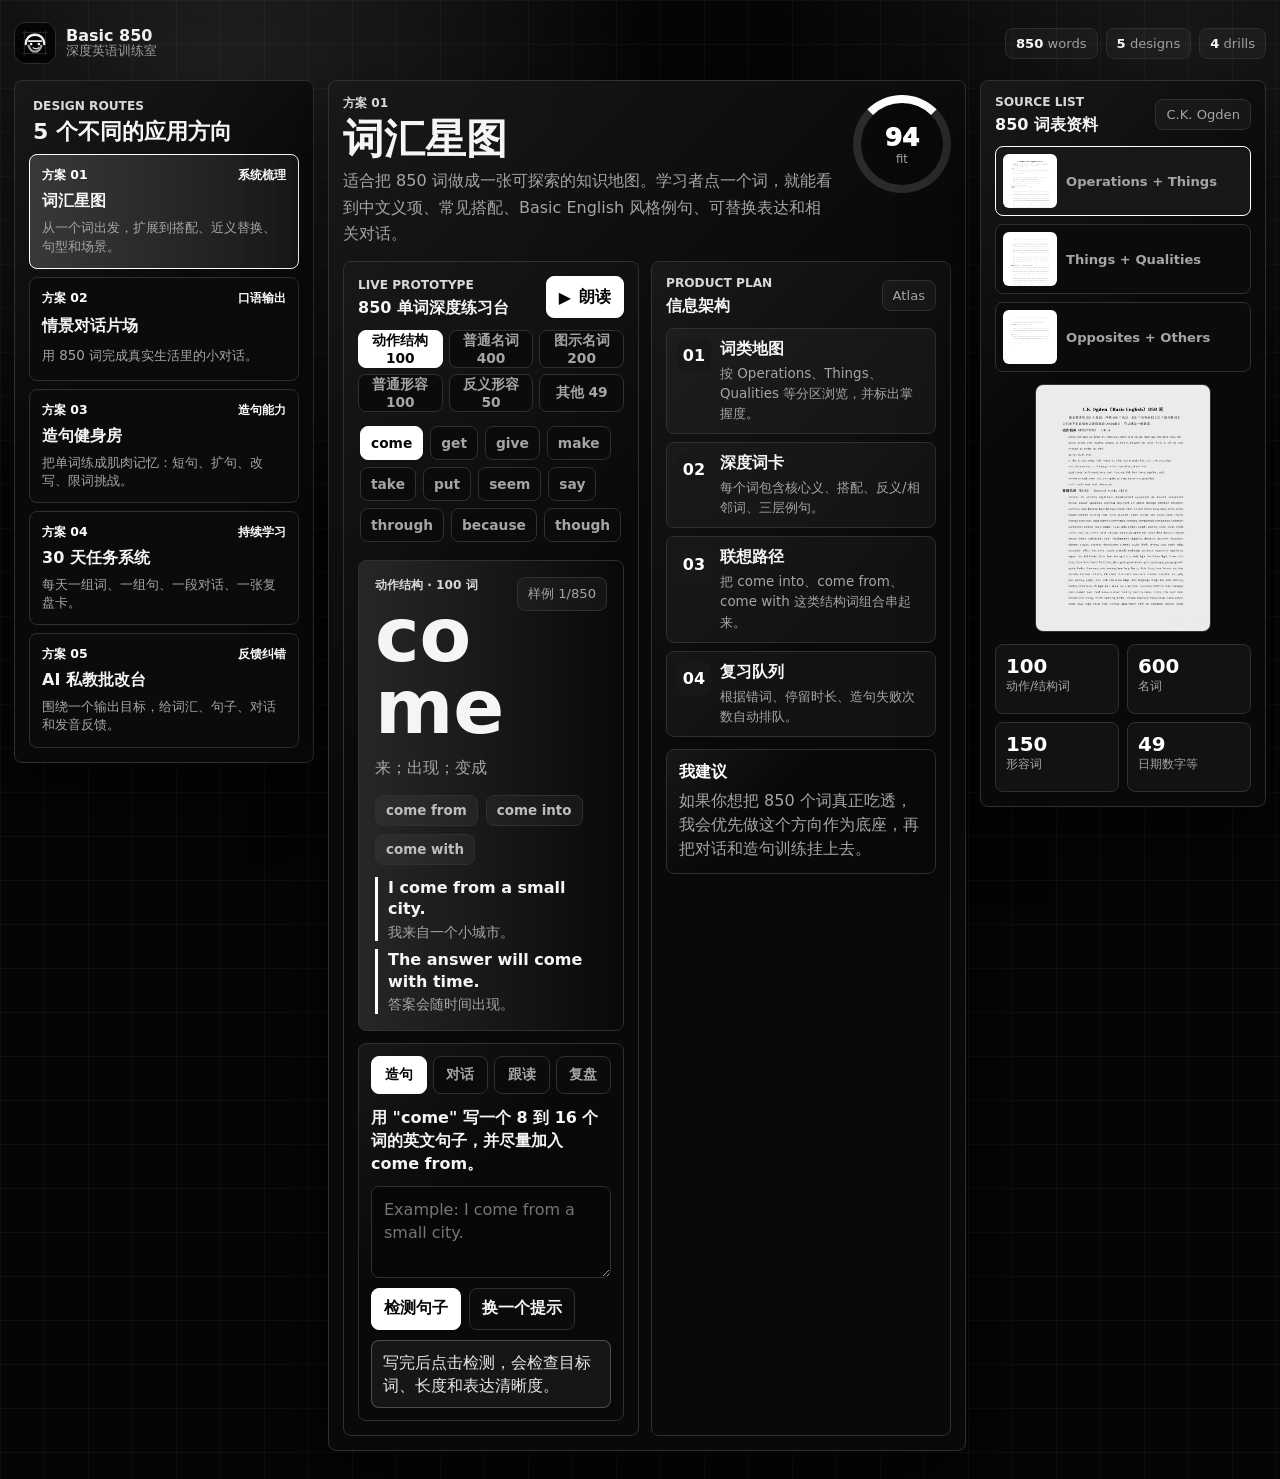
<file: basic-850-studio/index.html>
<!doctype html>
<html lang="zh-CN">
  <head>
    <meta charset="utf-8" />
    <meta name="viewport" content="width=device-width, initial-scale=1, viewport-fit=cover" />
    <meta name="theme-color" content="#eef3ef" />
    <meta
      name="description"
      content="Basic English 850 深度学习应用的五套交互设计方案与可点击原型。"
    />
    <title>Basic 850 Studio</title>
    <link rel="manifest" href="manifest.webmanifest" />
    <link rel="icon" href="assets/icon.svg" type="image/svg+xml" />
    <link rel="stylesheet" href="styles.css" />
  </head>
  <body>
    <div class="app-shell">
      <header class="topbar">
        <div class="brand" aria-label="Basic 850 Studio">
          <img src="assets/icon.svg" alt="" />
          <div>
            <strong>Basic 850</strong>
            <span>深度英语训练室</span>
          </div>
        </div>
        <div class="top-stats" aria-label="词库概览">
          <span><b>850</b> words</span>
          <span><b>5</b> designs</span>
          <span><b>4</b> drills</span>
        </div>
      </header>

      <main class="workspace">
        <aside class="design-rail" aria-labelledby="designTitle">
          <div class="rail-head">
            <p class="eyebrow">Design routes</p>
            <h1 id="designTitle">5 个不同的应用方向</h1>
          </div>
          <div id="conceptList" class="concept-list"></div>
        </aside>

        <section class="prototype-stage" aria-labelledby="conceptTitle">
          <div class="concept-hero">
            <div>
              <p id="conceptKicker" class="eyebrow">方案 01</p>
              <h2 id="conceptTitle">词汇星图</h2>
              <p id="conceptSummary" class="concept-summary"></p>
            </div>
            <div class="fit-panel" aria-label="方案适配度">
              <span id="conceptFitScore">92</span>
              <small>fit</small>
            </div>
          </div>

          <div class="focus-grid">
            <section class="learning-tool" aria-labelledby="toolTitle">
              <div class="section-head">
                <div>
                  <p class="eyebrow">Live prototype</p>
                  <h3 id="toolTitle">850 单词深度练习台</h3>
                </div>
                <button id="speakWordBtn" class="icon-button" type="button" title="朗读当前单词">
                  <span aria-hidden="true">▶</span>
                  <span>朗读</span>
                </button>
              </div>

              <div id="categoryTabs" class="segmented" aria-label="词类筛选"></div>
              <div id="wordCloud" class="word-cloud" aria-label="单词列表"></div>

              <article class="word-lab" aria-live="polite">
                <div class="word-title-row">
                  <div>
                    <p id="wordCategory" class="eyebrow">Operations</p>
                    <h4 id="activeWord">come</h4>
                  </div>
                  <span id="wordIndex" class="word-index">1/850</span>
                </div>
                <p id="wordMeaning" class="meaning"></p>
                <div class="pattern-row">
                  <span id="patternOne"></span>
                  <span id="patternTwo"></span>
                  <span id="patternThree"></span>
                </div>
                <div id="exampleList" class="example-list"></div>
              </article>

              <div class="drill-board">
                <div class="mode-tabs" aria-label="训练模式">
                  <button class="is-active" type="button" data-mode="sentence">造句</button>
                  <button type="button" data-mode="dialogue">对话</button>
                  <button type="button" data-mode="shadow">跟读</button>
                  <button type="button" data-mode="review">复盘</button>
                </div>
                <div id="drillContent" class="drill-content"></div>
              </div>
            </section>

            <aside class="scheme-panel" aria-labelledby="schemeTitle">
              <div class="section-head">
                <div>
                  <p class="eyebrow">Product plan</p>
                  <h3 id="schemeTitle">信息架构</h3>
                </div>
                <span id="schemeTag" class="scheme-tag">Atlas</span>
              </div>
              <div id="moduleList" class="module-list"></div>
              <div class="recommendation">
                <strong>我建议</strong>
                <p id="recommendationText"></p>
              </div>
            </aside>
          </div>
        </section>

        <aside class="source-panel" aria-labelledby="sourceTitle">
          <div class="section-head">
            <div>
              <p class="eyebrow">Source list</p>
              <h3 id="sourceTitle">850 词表资料</h3>
            </div>
            <span class="scheme-tag">C.K. Ogden</span>
          </div>

          <div class="source-grid">
            <button class="source-thumb is-active" type="button" data-source="assets/basic-850-page-1.jpg">
              <img src="assets/basic-850-page-1.jpg" alt="Basic English 850 词表第一页" />
              <span>Operations + Things</span>
            </button>
            <button class="source-thumb" type="button" data-source="assets/basic-850-page-2.jpg">
              <img src="assets/basic-850-page-2.jpg" alt="Basic English 850 词表第二页" />
              <span>Things + Qualities</span>
            </button>
            <button class="source-thumb" type="button" data-source="assets/basic-850-page-3.jpg">
              <img src="assets/basic-850-page-3.jpg" alt="Basic English 850 词表第三页" />
              <span>Opposites + Others</span>
            </button>
          </div>

          <figure class="source-preview">
            <img id="sourcePreview" src="assets/basic-850-page-1.jpg" alt="当前词表资料预览" />
          </figure>

          <div class="coverage-list" aria-label="词类覆盖">
            <div><b>100</b><span>动作/结构词</span></div>
            <div><b>600</b><span>名词</span></div>
            <div><b>150</b><span>形容词</span></div>
            <div><b>49</b><span>日期数字等</span></div>
          </div>
        </aside>
      </main>
    </div>

    <script src="app.js?v=google-us-english-voice" defer></script>
  </body>
</html>
</file>
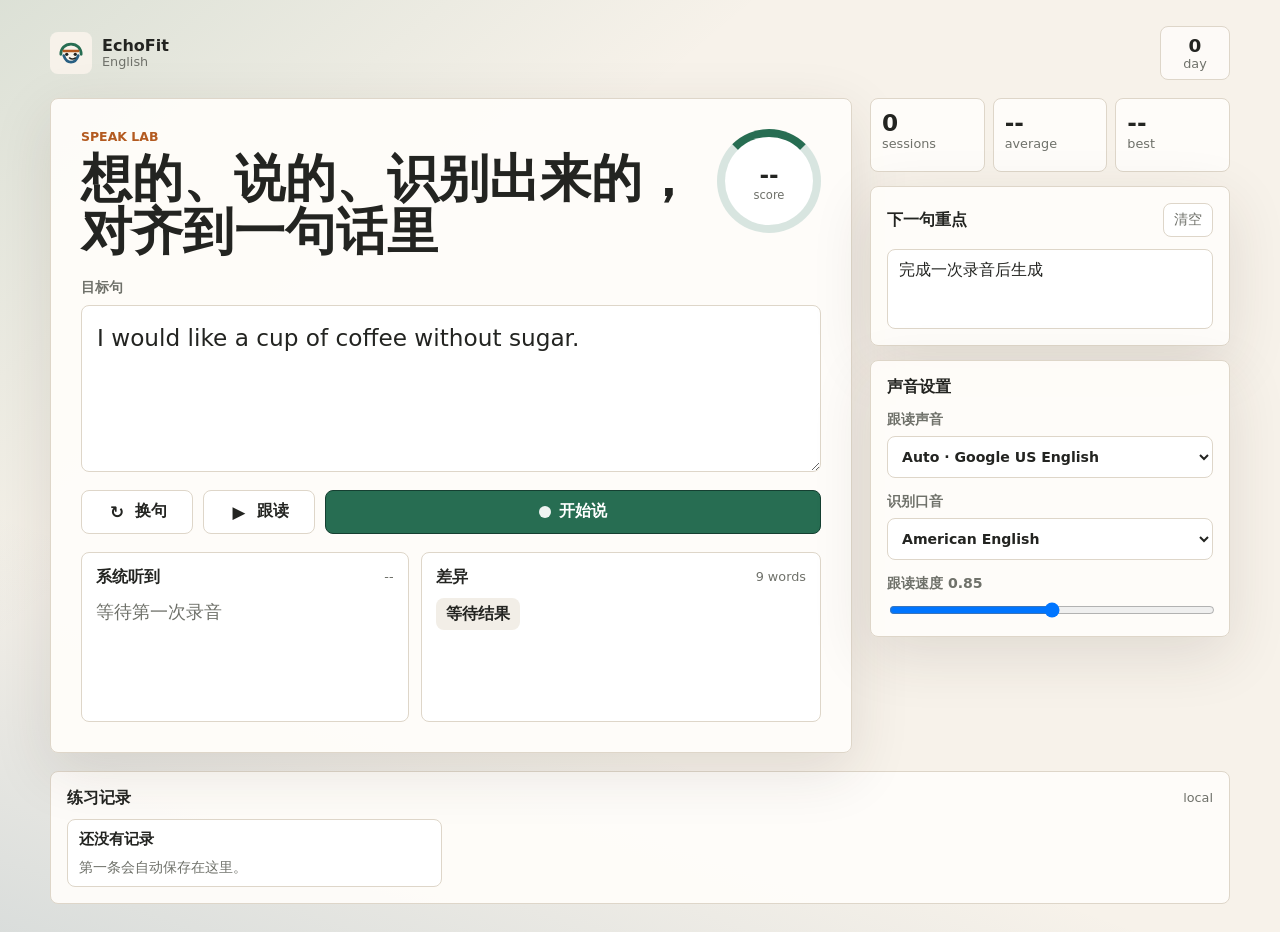
<file: echo-fit-english-google-us/index.html>
<!doctype html>
<html lang="zh-CN">
  <head>
    <meta charset="utf-8" />
    <meta name="viewport" content="width=device-width, initial-scale=1, viewport-fit=cover" />
    <meta name="theme-color" content="#f7f2ea" />
    <meta
      name="description"
      content="A mobile-first English speaking practice app for comparing intended sentences with browser speech recognition."
    />
    <title>EchoFit English</title>
    <link rel="manifest" href="manifest.webmanifest" />
    <link rel="icon" href="assets/icon.svg" type="image/svg+xml" />
    <link rel="stylesheet" href="styles.css" />
  </head>
  <body>
    <div class="app-shell">
      <header class="topbar">
        <div class="brand" aria-label="EchoFit English">
          <img src="assets/icon.svg" alt="" />
          <div>
            <strong>EchoFit</strong>
            <span>English</span>
          </div>
        </div>
        <div class="streak" aria-label="练习连续天数">
          <span id="streakDays">0</span>
          <small>day</small>
        </div>
      </header>

      <main class="workspace">
        <section class="practice-panel" aria-labelledby="practiceTitle">
          <div class="panel-head">
            <div>
              <p class="eyebrow">Speak Lab</p>
              <h1 id="practiceTitle">想的、说的、识别出来的，对齐到一句话里</h1>
            </div>
            <div class="score-ring" aria-label="最近一次得分">
              <span id="scoreValue">--</span>
              <small>score</small>
            </div>
          </div>

          <label class="field-label" for="targetText">目标句</label>
          <textarea
            id="targetText"
            spellcheck="false"
            rows="4"
            placeholder="I would like a cup of coffee without sugar."
          ></textarea>

          <div class="toolbar" aria-label="练习控制">
            <button id="randomBtn" class="icon-button" type="button" title="换一句">
              <span aria-hidden="true">↻</span>
              <span>换句</span>
            </button>
            <button id="playBtn" class="icon-button" type="button" title="朗读目标句">
              <span aria-hidden="true">▶</span>
              <span>跟读</span>
            </button>
            <button id="recordBtn" class="primary-action" type="button">
              <span class="record-dot" aria-hidden="true"></span>
              <span id="recordLabel">开始说</span>
            </button>
          </div>

          <div id="supportNotice" class="notice" hidden></div>

          <div class="result-grid">
            <section class="result-block" aria-labelledby="heardTitle">
              <div class="block-title">
                <h2 id="heardTitle">系统听到</h2>
                <span id="confidenceText">--</span>
              </div>
              <p id="heardText" class="heard-text">等待第一次录音</p>
            </section>

            <section class="result-block" aria-labelledby="compareTitle">
              <div class="block-title">
                <h2 id="compareTitle">差异</h2>
                <span id="wordCount">0 words</span>
              </div>
              <div id="diffView" class="diff-view" aria-live="polite"></div>
            </section>
          </div>
        </section>

        <aside class="side-panel">
          <section class="metric-strip" aria-label="统计">
            <div>
              <strong id="sessionCount">0</strong>
              <span>sessions</span>
            </div>
            <div>
              <strong id="avgScore">--</strong>
              <span>average</span>
            </div>
            <div>
              <strong id="bestScore">--</strong>
              <span>best</span>
            </div>
          </section>

          <section class="focus-panel" aria-labelledby="focusTitle">
            <div class="section-head">
              <h2 id="focusTitle">下一句重点</h2>
              <button id="clearBtn" type="button">清空</button>
            </div>
            <ul id="focusList" class="focus-list"></ul>
          </section>

          <section class="settings-panel" aria-labelledby="settingsTitle">
            <h2 id="settingsTitle">声音设置</h2>
            <label class="select-field">
              <span>跟读声音</span>
              <select id="voiceSelect">
                <option value="auto">Auto · Google US English</option>
              </select>
            </label>
            <label class="select-field">
              <span>识别口音</span>
              <select id="accentSelect">
                <option value="en-US">American English</option>
                <option value="en-GB">British English</option>
                <option value="en-AU">Australian English</option>
                <option value="en-CA">Canadian English</option>
              </select>
            </label>
            <label class="range-field">
              <span>跟读速度 <b id="rateValue">0.85</b></span>
              <input id="rateInput" type="range" min="0.55" max="1.15" step="0.05" value="0.85" />
            </label>
          </section>
        </aside>
      </main>

      <section class="history-band" aria-labelledby="historyTitle">
        <div class="section-head">
          <h2 id="historyTitle">练习记录</h2>
          <span id="storageState">local</span>
        </div>
        <div id="historyList" class="history-list"></div>
      </section>
    </div>

    <script src="app.js?v=google-us-voice" defer></script>
  </body>
</html>
</file>
<file: basic-850-studio/styles.css>
:root {
  color-scheme: dark;
  --ink: #f5f5f5;
  --muted: #a5a5a5;
  --paper: #050505;
  --panel: #0d0d0d;
  --line: #303030;
  --accent: #ffffff;
  --accent-2: #d8d8d8;
  --accent-3: #bdbdbd;
  --soft: #181818;
  --shadow: 0 18px 70px rgba(0, 0, 0, 0.54);
  font-family:
    Inter, ui-sans-serif, system-ui, -apple-system, BlinkMacSystemFont, "Segoe UI", sans-serif;
}

* {
  box-sizing: border-box;
}

html {
  min-height: 100%;
  background: var(--paper);
}

body {
  min-height: 100%;
  margin: 0;
  color: var(--ink);
  background:
    linear-gradient(rgba(255, 255, 255, 0.035) 1px, transparent 1px),
    linear-gradient(90deg, rgba(255, 255, 255, 0.035) 1px, transparent 1px),
    radial-gradient(circle at 18% 8%, rgba(255, 255, 255, 0.12), transparent 25%),
    radial-gradient(circle at 92% 4%, rgba(255, 255, 255, 0.08), transparent 22%),
    var(--paper);
  background-size: 44px 44px, 44px 44px, auto, auto, auto;
}

body::before {
  position: fixed;
  inset: 0;
  z-index: -1;
  pointer-events: none;
  content: "";
  background:
    linear-gradient(120deg, transparent 0 42%, rgba(255, 255, 255, 0.08) 43%, transparent 45%),
    linear-gradient(rgba(255, 255, 255, 0.025) 50%, transparent 50%);
  background-size: 100% 100%, 100% 4px;
  opacity: 0.42;
}

body[data-theme="atlas"],
body[data-theme="dialogue"],
body[data-theme="gym"],
body[data-theme="mission"],
body[data-theme="coach"] {
  --paper: #050505;
  --panel: #0d0d0d;
  --line: #303030;
  --accent: #ffffff;
  --accent-2: #d8d8d8;
  --accent-3: #bdbdbd;
  --soft: #181818;
}

button,
textarea,
select,
input {
  font: inherit;
}

button {
  min-height: 42px;
  border: 1px solid var(--line);
  border-radius: 8px;
  background: #0b0b0b;
  color: var(--ink);
  cursor: pointer;
  touch-action: manipulation;
}

button:focus-visible,
textarea:focus-visible,
select:focus-visible {
  outline: 3px solid rgba(255, 255, 255, 0.24);
  outline-offset: 2px;
}

h1,
h2,
h3,
h4,
p,
figure {
  margin-top: 0;
}

.app-shell {
  width: min(1440px, calc(100% - 28px));
  margin: 0 auto;
  padding: max(16px, env(safe-area-inset-top)) 0 28px;
}

.topbar {
  display: flex;
  align-items: center;
  justify-content: space-between;
  gap: 16px;
  padding: 6px 0 16px;
}

.brand {
  display: flex;
  align-items: center;
  gap: 10px;
  min-width: 0;
}

.brand img {
  width: 42px;
  height: 42px;
  flex: 0 0 auto;
  border: 1px solid var(--line);
  border-radius: 12px;
}

.brand strong,
.brand span {
  display: block;
  line-height: 1.05;
}

.brand span {
  color: var(--muted);
  font-size: 0.84rem;
}

.top-stats {
  display: flex;
  flex-wrap: wrap;
  justify-content: flex-end;
  gap: 8px;
}

.top-stats span,
.scheme-tag,
.word-index {
  border: 1px solid var(--line);
  border-radius: 8px;
  padding: 7px 10px;
  background: rgba(255, 255, 255, 0.035);
  color: var(--muted);
  font-size: 0.82rem;
  white-space: nowrap;
}

.top-stats b {
  color: #fff;
}

.workspace {
  display: grid;
  grid-template-columns: 300px minmax(0, 1fr) 286px;
  gap: 14px;
  align-items: start;
}

.design-rail,
.prototype-stage,
.source-panel,
.learning-tool,
.scheme-panel,
.word-lab,
.drill-board,
.source-preview,
.recommendation {
  border: 1px solid var(--line);
  border-radius: 8px;
  background:
    linear-gradient(135deg, rgba(255, 255, 255, 0.06), transparent 38%),
    rgba(10, 10, 10, 0.92);
  box-shadow: var(--shadow);
  backdrop-filter: blur(16px);
}

.design-rail,
.prototype-stage,
.source-panel {
  padding: 14px;
}

.rail-head {
  padding: 4px 4px 10px;
}

.eyebrow {
  margin: 0 0 6px;
  color: var(--accent-2);
  font-size: 0.76rem;
  font-weight: 850;
  letter-spacing: 0;
  text-transform: uppercase;
}

h1 {
  margin-bottom: 0;
  font-size: 1.38rem;
  line-height: 1.15;
  letter-spacing: 0;
}

h2 {
  margin-bottom: 8px;
  font-size: clamp(1.65rem, 3.2vw, 3.15rem);
  line-height: 1.03;
  letter-spacing: 0;
  overflow-wrap: anywhere;
}

h3 {
  margin-bottom: 0;
  font-size: 1rem;
  line-height: 1.2;
}

h4 {
  margin-bottom: 0;
  font-size: clamp(2rem, 6vw, 4.7rem);
  line-height: 0.95;
  letter-spacing: 0;
  overflow-wrap: anywhere;
}

.concept-list {
  display: grid;
  gap: 8px;
}

.concept-card {
  display: grid;
  gap: 7px;
  width: 100%;
  min-height: 104px;
  padding: 12px;
  text-align: left;
}

.concept-card.is-active {
  border-color: #fff;
  background:
    linear-gradient(90deg, rgba(255, 255, 255, 0.14), transparent),
    var(--soft);
}

.concept-card strong {
  display: block;
  font-size: 1rem;
}

.concept-card p {
  margin: 0;
  color: var(--muted);
  font-size: 0.84rem;
  line-height: 1.35;
}

.concept-meta {
  display: flex;
  align-items: center;
  justify-content: space-between;
  gap: 8px;
  color: #fff;
  font-size: 0.78rem;
  font-weight: 800;
}

.concept-hero {
  display: grid;
  grid-template-columns: minmax(0, 1fr) 98px;
  gap: 16px;
  align-items: start;
  margin-bottom: 14px;
}

.concept-summary {
  max-width: 820px;
  margin-bottom: 0;
  color: var(--muted);
  font-size: 1rem;
  line-height: 1.65;
}

.fit-panel {
  aspect-ratio: 1;
  display: grid;
  place-items: center;
  align-content: center;
  border: 8px solid rgba(255, 255, 255, 0.14);
  border-top-color: #fff;
  border-radius: 50%;
  background: #090909;
}

.fit-panel span {
  color: #fff;
  font-size: 1.55rem;
  font-weight: 950;
}

.fit-panel small {
  color: var(--muted);
  font-size: 0.72rem;
}

.focus-grid {
  display: grid;
  grid-template-columns: minmax(0, 1fr) 300px;
  gap: 12px;
}

.learning-tool,
.scheme-panel {
  padding: 14px;
  box-shadow: none;
}

.section-head {
  display: flex;
  align-items: center;
  justify-content: space-between;
  gap: 12px;
  margin-bottom: 12px;
}

.icon-button {
  display: inline-flex;
  align-items: center;
  justify-content: center;
  gap: 8px;
  padding: 0 12px;
  border-color: #fff;
  background: #fff;
  color: #050505;
  font-weight: 850;
}

.segmented,
.mode-tabs {
  display: grid;
  grid-template-columns: repeat(3, minmax(0, 1fr));
  gap: 6px;
  margin-bottom: 12px;
}

.segmented button,
.mode-tabs button {
  min-height: 38px;
  padding: 0 8px;
  color: var(--muted);
  font-size: 0.86rem;
  font-weight: 800;
}

.segmented button.is-active,
.mode-tabs button.is-active {
  border-color: #fff;
  background: #fff;
  color: #050505;
}

.word-cloud {
  display: flex;
  flex-wrap: wrap;
  gap: 7px;
  max-height: 124px;
  overflow: auto;
  margin-bottom: 12px;
  padding: 2px;
}

.word-chip {
  min-height: 34px;
  padding: 0 10px;
  color: var(--muted);
  font-size: 0.86rem;
  font-weight: 780;
}

.word-chip.is-active {
  border-color: #fff;
  background: #fff;
  color: #050505;
}

.word-lab {
  padding: 16px;
  background:
    linear-gradient(90deg, rgba(255, 255, 255, 0.12), transparent),
    #090909;
  box-shadow: none;
}

.word-title-row {
  display: flex;
  align-items: start;
  justify-content: space-between;
  gap: 12px;
}

.meaning {
  max-width: 720px;
  margin: 12px 0 14px;
  color: var(--muted);
  font-size: 1.02rem;
  line-height: 1.55;
}

.pattern-row {
  display: flex;
  flex-wrap: wrap;
  gap: 8px;
  margin-bottom: 12px;
}

.pattern-row span {
  border: 1px solid var(--line);
  border-radius: 8px;
  padding: 7px 10px;
  background: rgba(255, 255, 255, 0.045);
  color: var(--accent-3);
  font-size: 0.84rem;
  font-weight: 830;
}

.example-list {
  display: grid;
  gap: 8px;
}

.example-item {
  display: grid;
  gap: 3px;
  border-left: 3px solid #fff;
  padding-left: 10px;
}

.example-item strong {
  line-height: 1.35;
}

.example-item span {
  color: var(--muted);
  font-size: 0.86rem;
  line-height: 1.35;
}

.drill-board {
  margin-top: 12px;
  padding: 12px;
  box-shadow: none;
}

.mode-tabs {
  grid-template-columns: repeat(4, minmax(0, 1fr));
}

.drill-content {
  display: grid;
  gap: 10px;
}

.prompt-line {
  margin: 0;
  color: var(--ink);
  font-weight: 850;
  line-height: 1.45;
}

.answer-box {
  width: 100%;
  min-height: 92px;
  resize: vertical;
  border: 1px solid var(--line);
  border-radius: 8px;
  padding: 11px 12px;
  background: #070707;
  color: var(--ink);
  line-height: 1.45;
}

.action-row {
  display: flex;
  flex-wrap: wrap;
  gap: 8px;
}

.action-row button {
  padding: 0 12px;
  font-weight: 850;
}

.primary {
  border-color: #fff;
  background: #fff;
  color: #050505;
}

.feedback {
  min-height: 42px;
  border: 1px solid rgba(255, 255, 255, 0.24);
  border-radius: 8px;
  padding: 10px 11px;
  background: rgba(255, 255, 255, 0.055);
  color: #e8e8e8;
  line-height: 1.45;
}

.dialogue-stack {
  display: grid;
  gap: 8px;
}

.bubble {
  max-width: 88%;
  border: 1px solid var(--line);
  border-radius: 8px;
  padding: 10px 11px;
  background: #0c0c0c;
  line-height: 1.45;
}

.bubble.user {
  justify-self: end;
  border-color: rgba(255, 255, 255, 0.38);
  background: rgba(255, 255, 255, 0.09);
}

.module-list {
  display: grid;
  gap: 8px;
}

.module-item {
  display: grid;
  grid-template-columns: 34px minmax(0, 1fr);
  gap: 9px;
  align-items: start;
  border: 1px solid var(--line);
  border-radius: 8px;
  padding: 10px;
  background: rgba(255, 255, 255, 0.035);
}

.module-item b {
  display: grid;
  place-items: center;
  width: 34px;
  height: 34px;
  border-radius: 8px;
  background: var(--soft);
  color: #fff;
}

.module-item strong {
  display: block;
  margin-bottom: 3px;
}

.module-item span {
  color: var(--muted);
  font-size: 0.84rem;
  line-height: 1.35;
}

.recommendation {
  margin-top: 12px;
  padding: 12px;
  box-shadow: none;
}

.recommendation strong {
  color: #fff;
}

.recommendation p {
  margin: 6px 0 0;
  color: var(--muted);
  line-height: 1.5;
}

.source-panel {
  position: sticky;
  top: 12px;
}

.source-grid {
  display: grid;
  gap: 8px;
  margin-bottom: 12px;
}

.source-thumb {
  display: grid;
  grid-template-columns: 54px minmax(0, 1fr);
  gap: 9px;
  align-items: center;
  width: 100%;
  min-height: 66px;
  padding: 7px;
  text-align: left;
}

.source-thumb.is-active {
  border-color: #fff;
  background: var(--soft);
}

.source-thumb img {
  width: 54px;
  height: 54px;
  border-radius: 6px;
  object-fit: cover;
  object-position: top center;
  filter: grayscale(1) contrast(1.2);
}

.source-thumb span {
  color: var(--muted);
  font-size: 0.82rem;
  font-weight: 800;
  line-height: 1.3;
}

.source-preview {
  overflow: hidden;
  margin-bottom: 12px;
  background: #050505;
  box-shadow: none;
}

.source-preview img {
  display: block;
  width: 100%;
  max-height: 420px;
  object-fit: cover;
  object-position: top center;
  filter: grayscale(1) contrast(1.18) brightness(0.92);
}

.coverage-list {
  display: grid;
  grid-template-columns: repeat(2, minmax(0, 1fr));
  gap: 8px;
}

.coverage-list div {
  min-height: 70px;
  border: 1px solid var(--line);
  border-radius: 8px;
  padding: 10px;
  background: rgba(255, 255, 255, 0.035);
}

.coverage-list b,
.coverage-list span {
  display: block;
}

.coverage-list b {
  color: #fff;
  font-size: 1.24rem;
}

.coverage-list span {
  color: var(--muted);
  font-size: 0.78rem;
  line-height: 1.25;
}

@media (max-width: 1220px) {
  .workspace {
    grid-template-columns: 280px minmax(0, 1fr);
  }

  .source-panel {
    position: static;
    grid-column: 1 / -1;
  }

  .source-grid {
    grid-template-columns: repeat(3, minmax(0, 1fr));
  }

  .source-preview img {
    max-height: 280px;
  }
}

@media (max-width: 920px) {
  .app-shell {
    width: min(100% - 20px, 760px);
  }

  .workspace,
  .focus-grid {
    grid-template-columns: 1fr;
  }

  .design-rail {
    order: -1;
  }

  .concept-list {
    grid-template-columns: repeat(2, minmax(0, 1fr));
  }

  .concept-card {
    min-height: 132px;
  }
}

@media (max-width: 620px) {
  .app-shell {
    width: calc(100% - 16px);
  }

  .topbar,
  .concept-hero,
  .section-head,
  .word-title-row {
    align-items: stretch;
    flex-direction: column;
  }

  .concept-hero {
    grid-template-columns: 1fr;
  }

  .fit-panel {
    width: 90px;
  }

  .concept-list,
  .source-grid,
  .coverage-list {
    grid-template-columns: 1fr;
  }

  .segmented {
    grid-template-columns: repeat(2, minmax(0, 1fr));
  }

  .mode-tabs {
    grid-template-columns: repeat(2, minmax(0, 1fr));
  }

  h2 {
    font-size: clamp(1.55rem, 9vw, 2.35rem);
  }

  h4 {
    font-size: clamp(2.1rem, 18vw, 3.7rem);
  }
}
</file>
<file: echo-fit-english-google-us/styles.css>
:root {
  color-scheme: light;
  --ink: #232421;
  --muted: #6f716a;
  --paper: #f7f2ea;
  --panel: #fffdfa;
  --line: #ded6c9;
  --blue: #285f82;
  --green: #276d52;
  --orange: #b35a20;
  --red: #b33b3b;
  --shadow: 0 18px 60px rgba(54, 45, 33, 0.12);
  font-family:
    Inter, ui-sans-serif, system-ui, -apple-system, BlinkMacSystemFont, "Segoe UI", sans-serif;
}

* {
  box-sizing: border-box;
}

html {
  min-height: 100%;
  background:
    linear-gradient(140deg, rgba(39, 109, 82, 0.13), transparent 32%),
    linear-gradient(20deg, rgba(40, 95, 130, 0.14), transparent 30%),
    var(--paper);
}

body {
  min-height: 100%;
  margin: 0;
  color: var(--ink);
}

button,
textarea,
select,
input {
  font: inherit;
}

button {
  min-height: 44px;
  border: 1px solid var(--line);
  border-radius: 8px;
  background: #fff;
  color: var(--ink);
  cursor: pointer;
  touch-action: manipulation;
}

button:focus-visible,
textarea:focus-visible,
select:focus-visible,
input:focus-visible {
  outline: 3px solid rgba(40, 95, 130, 0.25);
  outline-offset: 2px;
}

.app-shell {
  width: min(1180px, calc(100% - 28px));
  margin: 0 auto;
  padding: max(18px, env(safe-area-inset-top)) 0 28px;
}

.topbar {
  display: flex;
  align-items: center;
  justify-content: space-between;
  gap: 16px;
  padding: 8px 0 18px;
}

.brand {
  display: flex;
  align-items: center;
  gap: 10px;
}

.brand img {
  width: 42px;
  height: 42px;
}

.brand strong,
.brand span {
  display: block;
  line-height: 1.05;
}

.brand span,
.streak small,
.metric-strip span,
.block-title span,
#storageState {
  color: var(--muted);
  font-size: 0.8rem;
}

.streak {
  display: grid;
  min-width: 70px;
  padding: 8px 12px;
  border: 1px solid var(--line);
  border-radius: 8px;
  background: rgba(255, 253, 250, 0.8);
  text-align: center;
}

.streak span {
  font-weight: 800;
  font-size: 1.15rem;
}

.workspace {
  display: grid;
  grid-template-columns: minmax(0, 1fr) 360px;
  gap: 18px;
  align-items: start;
}

.practice-panel,
.history-band,
.focus-panel,
.settings-panel {
  border: 1px solid var(--line);
  border-radius: 8px;
  background: rgba(255, 253, 250, 0.94);
  box-shadow: var(--shadow);
}

.practice-panel {
  padding: clamp(18px, 3vw, 30px);
}

.panel-head {
  display: grid;
  grid-template-columns: minmax(0, 1fr) 104px;
  gap: 16px;
  align-items: start;
}

.eyebrow {
  margin: 0 0 8px;
  color: var(--orange);
  font-size: 0.78rem;
  font-weight: 800;
  letter-spacing: 0;
  text-transform: uppercase;
}

h1,
h2,
p {
  margin-top: 0;
}

h1 {
  max-width: 760px;
  margin-bottom: 22px;
  font-size: clamp(1.85rem, 4vw, 4.5rem);
  line-height: 1.03;
  letter-spacing: 0;
  overflow-wrap: anywhere;
}

h2 {
  margin-bottom: 0;
  font-size: 1rem;
  line-height: 1.2;
}

.score-ring {
  aspect-ratio: 1;
  display: grid;
  place-items: center;
  align-content: center;
  border: 8px solid rgba(39, 109, 82, 0.18);
  border-top-color: var(--green);
  border-radius: 50%;
  background: #fff;
}

.score-ring span {
  font-size: 1.45rem;
  font-weight: 900;
}

.score-ring small {
  color: var(--muted);
  font-size: 0.72rem;
}

.field-label {
  display: block;
  margin-bottom: 8px;
  color: var(--muted);
  font-size: 0.85rem;
  font-weight: 700;
}

textarea {
  width: 100%;
  min-height: 134px;
  resize: vertical;
  border: 1px solid var(--line);
  border-radius: 8px;
  padding: 15px;
  background: #fff;
  color: var(--ink);
  font-size: clamp(1.05rem, 2.2vw, 1.45rem);
  line-height: 1.45;
}

.toolbar {
  display: grid;
  grid-template-columns: 112px 112px minmax(154px, 1fr);
  gap: 10px;
  margin: 14px 0 18px;
}

.icon-button,
.primary-action {
  display: inline-flex;
  align-items: center;
  justify-content: center;
  gap: 8px;
  padding: 0 14px;
  font-weight: 800;
}

.icon-button span:first-child {
  width: 20px;
  font-size: 1.05rem;
}

.primary-action {
  border-color: #153f31;
  background: var(--green);
  color: #fff;
}

.primary-action.is-recording {
  border-color: #842323;
  background: var(--red);
}

.record-dot {
  width: 12px;
  height: 12px;
  border-radius: 50%;
  background: currentColor;
  opacity: 0.92;
}

.notice {
  margin-bottom: 16px;
  border: 1px solid rgba(179, 90, 32, 0.3);
  border-radius: 8px;
  padding: 12px 14px;
  background: rgba(179, 90, 32, 0.08);
  color: #6d3512;
}

.result-grid {
  display: grid;
  grid-template-columns: 0.9fr 1.1fr;
  gap: 12px;
}

.result-block {
  min-height: 170px;
  border: 1px solid var(--line);
  border-radius: 8px;
  padding: 14px;
  background: #fff;
}

.block-title,
.section-head {
  display: flex;
  align-items: center;
  justify-content: space-between;
  gap: 12px;
  margin-bottom: 12px;
}

.heard-text {
  margin: 0;
  color: var(--muted);
  font-size: 1.15rem;
  line-height: 1.5;
}

.diff-view {
  display: flex;
  flex-wrap: wrap;
  gap: 8px;
  align-content: flex-start;
}

.token {
  max-width: 100%;
  border-radius: 8px;
  padding: 7px 10px;
  background: #f2eee7;
  color: var(--ink);
  font-weight: 800;
  line-height: 1.1;
  overflow-wrap: anywhere;
}

.token.correct {
  background: rgba(39, 109, 82, 0.12);
  color: #18513d;
}

.token.missing {
  background: rgba(179, 90, 32, 0.13);
  color: #894412;
  text-decoration: underline;
  text-decoration-thickness: 2px;
}

.token.extra {
  background: rgba(40, 95, 130, 0.12);
  color: #1f506e;
}

.side-panel {
  display: grid;
  gap: 14px;
}

.metric-strip {
  display: grid;
  grid-template-columns: repeat(3, minmax(0, 1fr));
  gap: 8px;
}

.metric-strip div {
  min-height: 74px;
  border: 1px solid var(--line);
  border-radius: 8px;
  padding: 11px;
  background: rgba(255, 253, 250, 0.94);
}

.metric-strip strong,
.metric-strip span {
  display: block;
}

.metric-strip strong {
  font-size: 1.45rem;
  line-height: 1.1;
}

.focus-panel,
.settings-panel,
.history-band {
  padding: 16px;
}

.section-head button {
  min-height: 34px;
  padding: 0 10px;
  color: var(--muted);
  font-size: 0.86rem;
}

.focus-list {
  display: grid;
  gap: 8px;
  min-height: 80px;
  margin: 0;
  padding: 0;
  list-style: none;
}

.focus-list li,
.history-item {
  border: 1px solid var(--line);
  border-radius: 8px;
  padding: 10px 11px;
  background: #fff;
}

.focus-list strong {
  color: var(--orange);
}

.settings-panel {
  display: grid;
  gap: 14px;
}

.select-field,
.range-field {
  display: grid;
  gap: 7px;
  color: var(--muted);
  font-size: 0.88rem;
  font-weight: 700;
}

select,
input[type="range"] {
  width: 100%;
}

select {
  min-height: 42px;
  border: 1px solid var(--line);
  border-radius: 8px;
  padding: 0 10px;
  background: #fff;
  color: var(--ink);
}

.history-band {
  margin-top: 18px;
  box-shadow: none;
}

.history-list {
  display: grid;
  grid-template-columns: repeat(3, minmax(0, 1fr));
  gap: 10px;
}

.history-item {
  display: grid;
  gap: 8px;
}

.history-item strong {
  font-size: 0.95rem;
  line-height: 1.3;
}

.history-item p {
  margin: 0;
  color: var(--muted);
  font-size: 0.86rem;
  line-height: 1.35;
}

.history-score {
  color: var(--green);
  font-weight: 900;
}

@media (max-width: 920px) {
  .app-shell {
    width: min(100% - 20px, 720px);
  }

  .workspace,
  .result-grid,
  .history-list {
    grid-template-columns: 1fr;
  }

  h1 {
    font-size: clamp(1.7rem, 8vw, 3rem);
  }
}

@media (max-width: 560px) {
  .app-shell {
    width: calc(100% - 16px);
  }

  .panel-head {
    grid-template-columns: 1fr;
  }

  .practice-panel,
  .history-band,
  .focus-panel,
  .settings-panel {
    padding: 14px;
  }

  h1 {
    margin-bottom: 16px;
    font-size: clamp(1.45rem, 6.8vw, 2rem);
    line-height: 1.12;
  }

  .score-ring {
    width: 92px;
    justify-self: start;
  }

  .toolbar {
    grid-template-columns: 1fr 1fr;
  }

  .primary-action {
    grid-column: 1 / -1;
  }

  .metric-strip {
    grid-template-columns: 1fr;
  }
}
</file>
